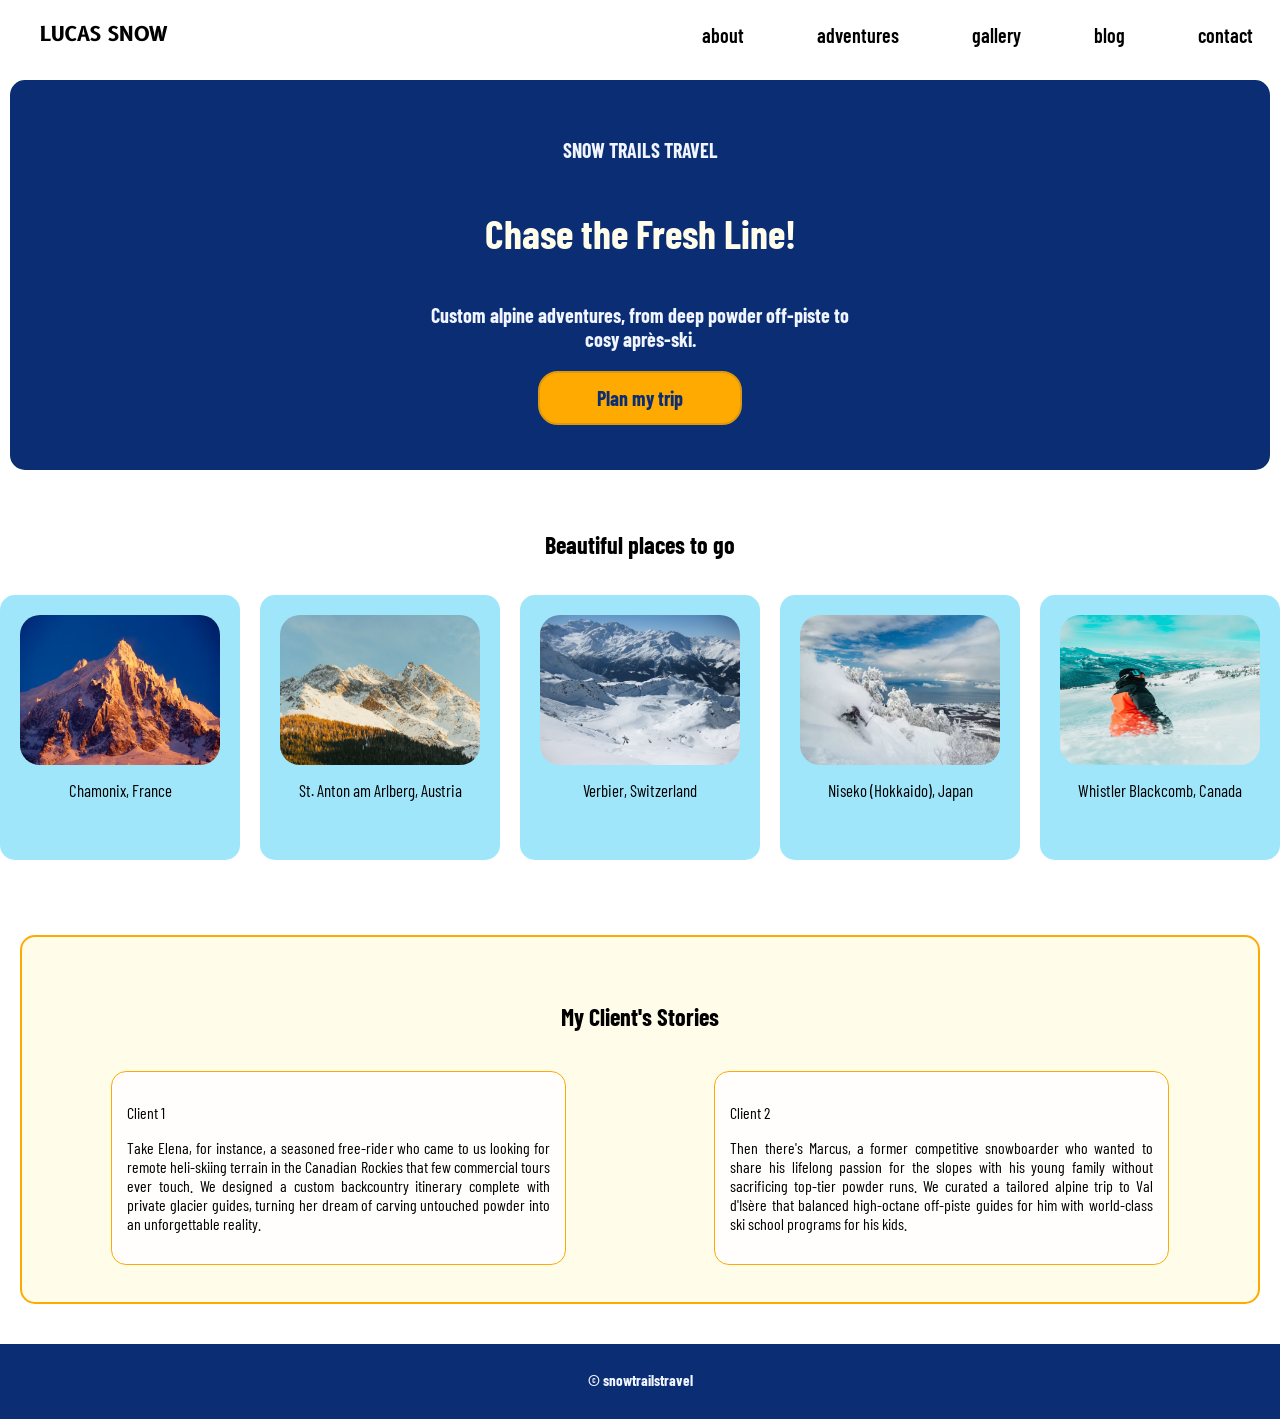
<file: index.html>
<!DOCTYPE html>
<html lang="en-US">
<head>
    <meta charset="UTF-8">
    <title>snowtrailstravel</title>
    <link rel="stylesheet" href="style.css">
    <link rel="preconnect" href="https://fonts.googleapis.com">
    <link rel="preconnect" href="https://fonts.gstatic.com" crossorigin>
    <link href="https://fonts.googleapis.com/css2?family=B612:ital,wght@0,400;0,700;1,400;1,700&display=swap" rel="stylesheet">
    <link href="https://fonts.googleapis.com/css2?family=Barlow+Condensed:ital,wght@0,100;0,200;0,300;0,400;0,500;0,600;0,700;0,800;0,900;1,100;1,200;1,300;1,400;1,500;1,600;1,700;1,800;1,900&display=swap" rel="stylesheet">
  </head>
<body>
    <header class="navbar">
        <a href="./" class="logo">LUCAS SNOW</a>
        <div class="navright">
            <a href="about.html">about</a>
            <a href="adventures.html">adventures</a>
            <a href="gallery.html">gallery</a>
            <a href="blog.html">blog</a>
            <a href="contact.html">contact</a>
        </div>
    </header>
    <div class="main">
        <h1 id="title">SNOW TRAILS TRAVEL</h1>
        <h1 id="slogan">Chase the Fresh Line!</h1>
        <h1 id="description">Custom alpine adventures, from deep powder off-piste to<br>cosy après-ski.</h1>
        <a href="contact.html">Plan my trip</a>
    </div>
    <div class="places">
        <div class="placestitle">
            <h2>Beautiful places to go</h2>
        </div>
        <div class="placescontent">
            <div class="placessections">
                <img src="images/chamonix.avif" alt="chamonix img">
                <p>Chamonix, France</p>
            </div>
            <div class="placessections">
                <img src="images/st anton.avif" alt="st anton img">
                <p>St. Anton am Arlberg, Austria</p>
            </div>
            <div class="placessections">
                <img src="images/Verbier.avif" alt="verbier img">
                <p>Verbier, Switzerland</p>
            </div>
            <div class="placessections">
                <img src="images/Niseko.avif" alt="niseko img">
                <p>Niseko (Hokkaido), Japan</p>
            </div>
            <div class="placessections">
                <img src="images/whistler canada.avif" alt="whistler img">
                <p>Whistler Blackcomb, Canada</p>
            </div>
        </div>
    </div>
    <div class="clients">
        <div class="clientstitle">
            <h2>My Client's Stories</h2>
        </div>
        <div class="clientstories">
            <div class="clientstiles">
                <p>Client 1</p>
                <p>    
                    Take Elena, for instance, a seasoned free-rider who came to us looking for remote heli-skiing
                    terrain in the Canadian Rockies that few commercial tours ever touch. We designed a custom
                    backcountry itinerary complete with private glacier guides, turning her dream of carving
                    untouched powder into an unforgettable reality.
                </p>
            </div>
            <div class="clientstiles">
                <p>Client 2</p>
                <p>
                    Then there's Marcus, a former competitive snowboarder who wanted to share his lifelong
                    passion for the slopes with his young family without sacrificing top-tier powder runs.
                    We curated a tailored alpine trip to Val d'Isère that balanced high-octane off-piste guides for him
                    with world-class ski school programs for his kids.
                </p>
            </div>
        </div>
    </div>

</body>
<footer>
    <h2>© snowtrailstravel</h2>
</footer>

</html>
</file>
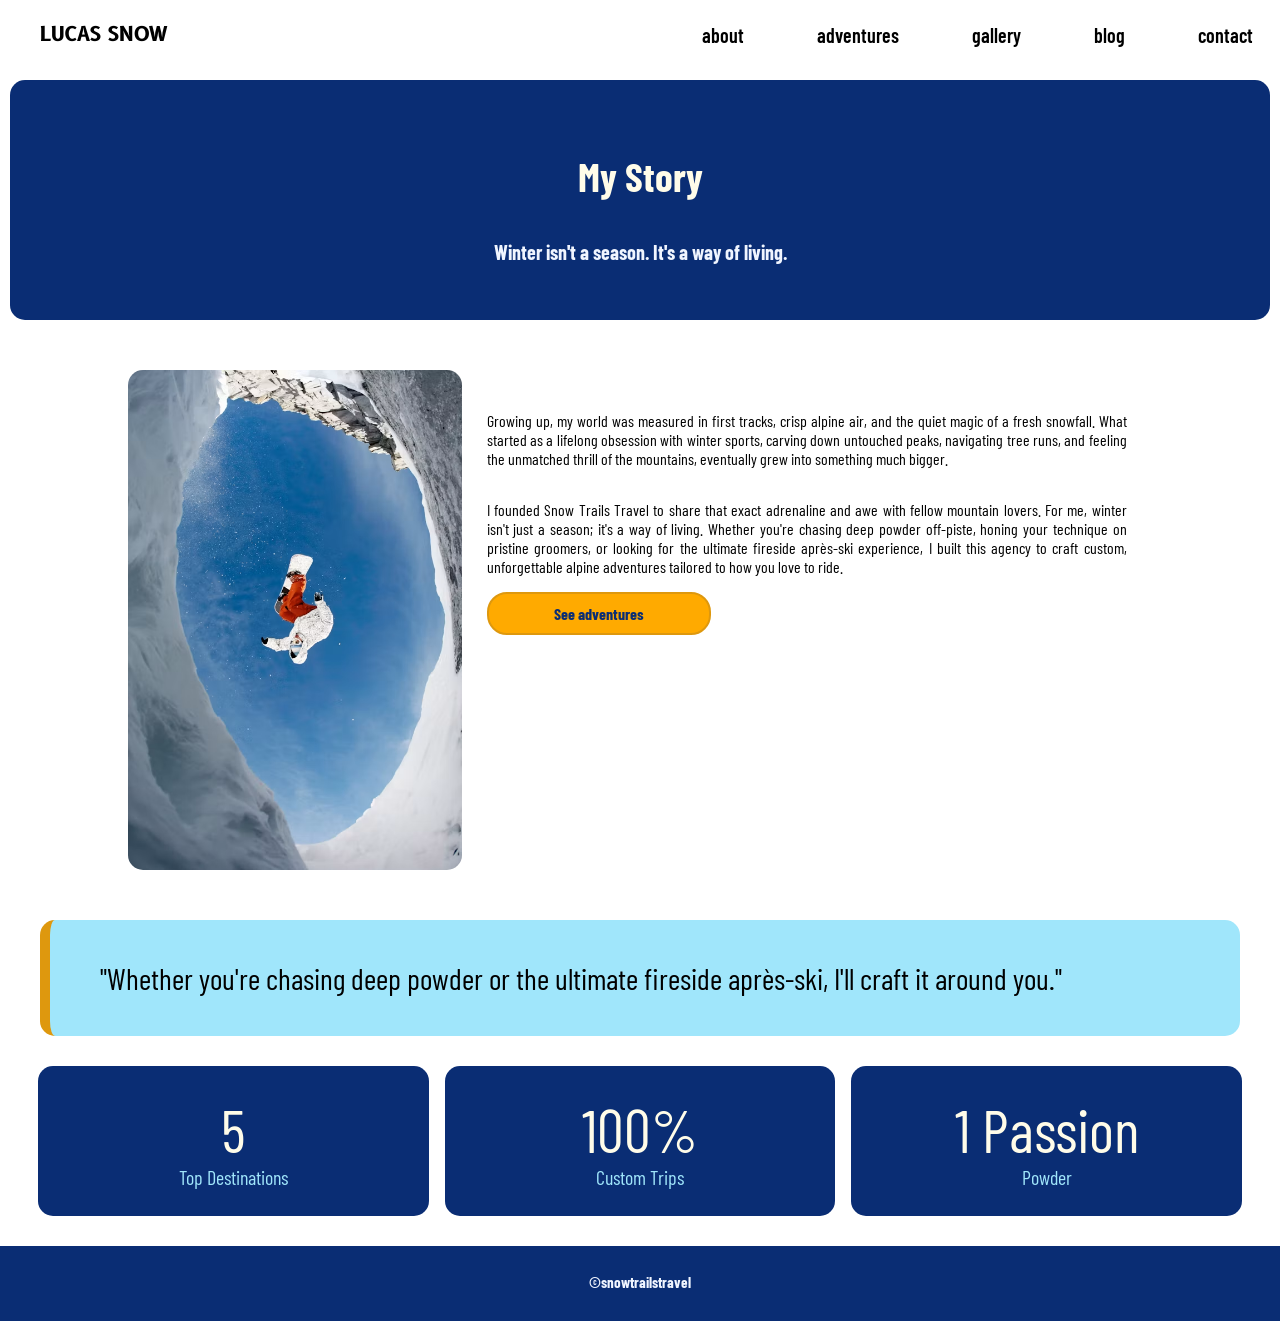
<file: about.html>
<!DOCTYPE html>
<html lang="en-US">
<head>
    <meta charset="UTF-8">
    <title>snowtrailstravel</title>
    <link rel="stylesheet" href="style.css">
    <link rel="preconnect" href="https://fonts.googleapis.com">
    <link rel="preconnect" href="https://fonts.gstatic.com" crossorigin>
    <link href="https://fonts.googleapis.com/css2?family=B612:ital,wght@0,400;0,700;1,400;1,700&display=swap" rel="stylesheet">
    <link href="https://fonts.googleapis.com/css2?family=Barlow+Condensed:ital,wght@0,100;0,200;0,300;0,400;0,500;0,600;0,700;0,800;0,900;1,100;1,200;1,300;1,400;1,500;1,600;1,700;1,800;1,900&display=swap" rel="stylesheet">
  </head>
<body>
    <header class="navbar">
        <a href="./" class="logo">LUCAS SNOW</a>
        <div class="navright">
            <a href="about.html">about</a>
            <a href="adventures.html">adventures</a>
            <a href="gallery.html">gallery</a>
            <a href="blog.html">blog</a>
            <a href="contact.html">contact</a>
        </div>
    </header>
    <div class="mainabout">
        <h1 id="slogan">My Story</h1>
        <h1 id="description">Winter isn't a season. It's a way of living.</h1>
    </div>
    <div class="mystory">
        <img src="images/pfp.avif" id="aboutimg" alt="client snowboarding">
        <div class="abouttext">
            <p>
                Growing up, my world was measured in first tracks, crisp alpine air, and the quiet magic of a
                fresh snowfall. What started as a lifelong obsession with winter sports, carving down
                untouched peaks, navigating tree runs, and feeling the unmatched thrill of the mountains,
                eventually grew into something much bigger.
            </p>
            <p>    
                I founded Snow Trails Travel to share that exact
                adrenaline and awe with fellow mountain lovers. For me, winter isn't just a season; it's a way of
                living. Whether you're chasing deep powder off-piste, honing your technique on pristine
                groomers, or looking for the ultimate fireside après-ski experience, I built this agency to craft
                custom, unforgettable alpine adventures tailored to how you love to ride.
            </p>
            <a href="adventures.html">See adventures</a>
        </div>
    </div>
    <div class="quote">
        <p>"Whether you're chasing deep powder or the ultimate fireside après-ski, I'll craft it around you."</p>
    </div>
    <div class="stats">
        <div class="statstile">
            <p id="statstitle">5</p>
            <p id="statsdesc">Top Destinations</p>
        </div>
        <div class="statstile">
            <p id="statstitle">100%</p>
            <p id="statsdesc">Custom Trips</p>
        </div>
        <div class="statstile">
            <p id="statstitle">1 Passion</p>
            <p id="statsdesc">Powder</p>
        </div>
    </div>
</body>
<footer>
    <h2>©snowtrailstravel</h2>
</footer>

</html>
</file>
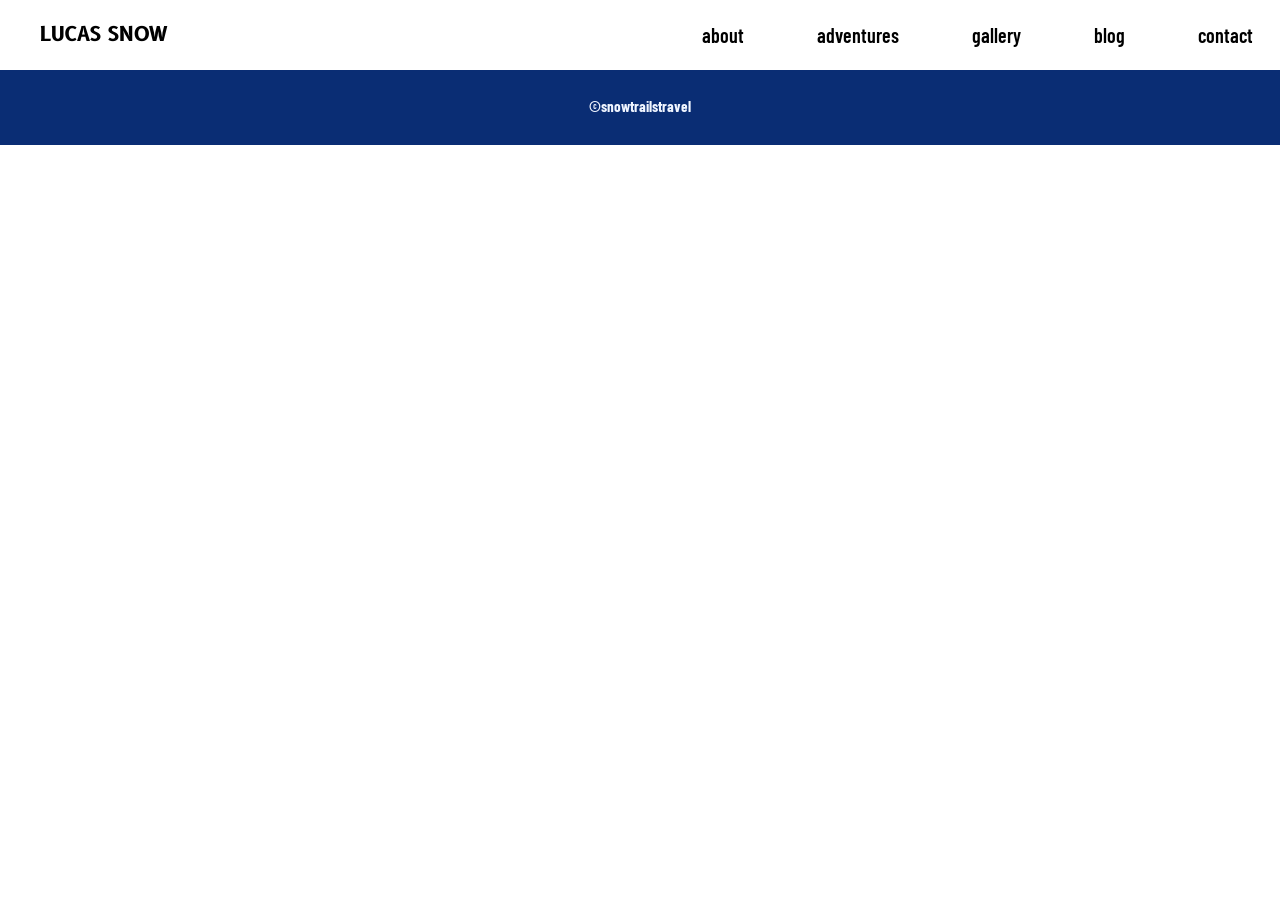
<file: adventures.html>
<!DOCTYPE html>
<html lang="en-US">
<head>
    <meta charset="UTF-8">
    <title>snowtrailstravel</title>
    <link rel="stylesheet" href="style.css">
    <link rel="preconnect" href="https://fonts.googleapis.com">
    <link rel="preconnect" href="https://fonts.gstatic.com" crossorigin>
    <link href="https://fonts.googleapis.com/css2?family=B612:ital,wght@0,400;0,700;1,400;1,700&display=swap" rel="stylesheet">
    <link href="https://fonts.googleapis.com/css2?family=Barlow+Condensed:ital,wght@0,100;0,200;0,300;0,400;0,500;0,600;0,700;0,800;0,900;1,100;1,200;1,300;1,400;1,500;1,600;1,700;1,800;1,900&display=swap" rel="stylesheet">
  </head>
<body>
    <header class="navbar">
        <a href="./" class="logo">LUCAS SNOW</a>
        <div class="navright">
            <a href="about.html">about</a>
            <a href="adventures.html">adventures</a>
            <a href="gallery.html">gallery</a>
            <a href="blog.html">blog</a>
            <a href="contact.html">contact</a>
        </div>
    </header>
</body>
<footer>
    <h2>©snowtrailstravel</h2>
</footer>
</html>
</file>
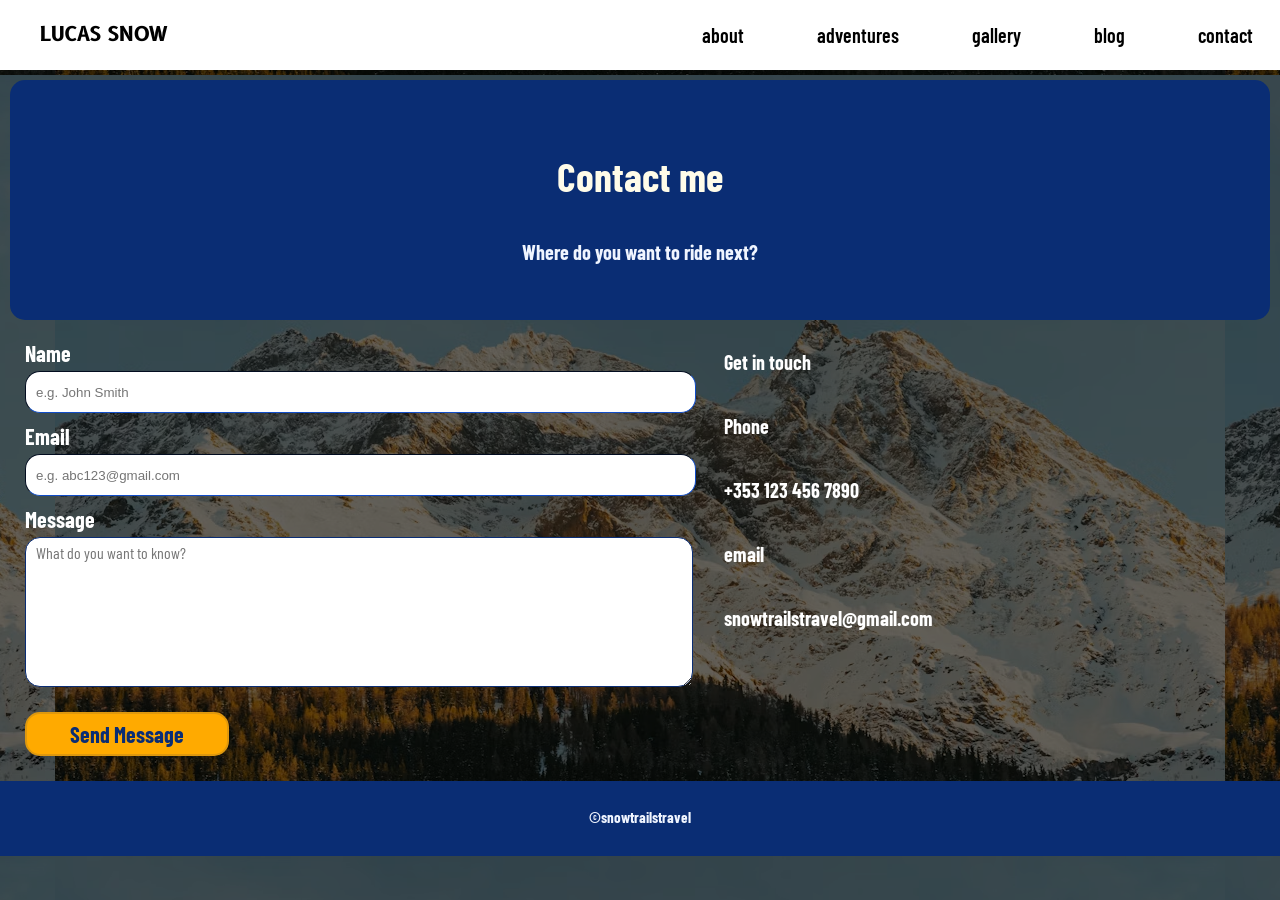
<file: contact.html>
<!DOCTYPE html>
<html lang="en-US">
<head>
    <meta charset="UTF-8">
    <title>snowtrailstravel</title>
    <link rel="stylesheet" href="style.css">
    <link rel="preconnect" href="https://fonts.googleapis.com">
    <link rel="preconnect" href="https://fonts.gstatic.com" crossorigin>
    <link href="https://fonts.googleapis.com/css2?family=B612:ital,wght@0,400;0,700;1,400;1,700&display=swap" rel="stylesheet">
    <link href="https://fonts.googleapis.com/css2?family=Barlow+Condensed:ital,wght@0,100;0,200;0,300;0,400;0,500;0,600;0,700;0,800;0,900;1,100;1,200;1,300;1,400;1,500;1,600;1,700;1,800;1,900&display=swap" rel="stylesheet">
  </head>
<body class="bgimg">
    <header class="navbar">
        <a href="./" class="logo">LUCAS SNOW</a>
        <div class="navright">
            <a href="about.html">about</a>
            <a href="adventures.html">adventures</a>
            <a href="gallery.html">gallery</a>
            <a href="blog.html">blog</a>
            <a href="contact.html">contact</a>
        </div>
    </header>
    <div class="maincontact">
        <h1 id="slogan">Contact me</h1>
        <h1 id="description">Where do you want to ride next?</h1>
    </div>
    <div class="contact">
        <div class="contactbox">
            <div class="contactboxsections">
                <p>Name</p>
                <input type="text" placeholder="e.g. John Smith">
            </div>
            <div class="contactboxsections">   
                <p>Email</p>
                <input type="text" placeholder="e.g. abc123@gmail.com">
            </div>   
            <div class="contactboxsections">    
                <p>Message</p>
                <textarea type="text" id="messagebox" placeholder="What do you want to know?"></textarea>
            </div>
            <div class="contactboxsections">
                <a>Send Message</a>
            </div>
        </div>
        <div class="contactinfo">
            <p>Get in touch</p>
            <p>Phone</p>
            <p>+353 123 456 7890</p>
            <p>email</p>
            <p>snowtrailstravel@gmail.com</p>
        </div>
    </div>
    </body>
<footer>
    <h2>©snowtrailstravel</h2>
</footer>
</html>
</file>
<file: style.css>
/*
Colour Palett:

White:         #FFFFFF
White Shadow:  #FFFCE9
Main:          #104BC2
Highlight:     #F0F5FF
Shadow:        #0A2D74
Accent:        #FFAA00
Accent Shadow: #DE980E

*/

body {
    text-align: center;
    justify-content: center;
    align-items: center;
    font-family: 'Barlow Condensed', sans-serif;
    margin: 0px;
    height: 100%;
    background-color: #FFFFFF;
}

a:link {
    color: black;
    text-decoration: none;
}

/* visited link */
a:visited {
    color: black;
}

/* mouse over link */
a:hover {
    color: rgb(82, 169, 251);
    transition: 0.05s;
}

/* selected link */
a:active {
    color: black;
}

.navbar {
    position: sticky;
    top: 0;
    padding: 10px;
    height: 50px;
    width: 100%;
    background-color: #FFFFFF;
    font-family: 'Barlow Condensed', sans-serif;
    display: flex;
    flex-direction: row;
    justify-content: center;
    text-align: center;
    align-items: center;
}

.logo {
    width: 50%;
    display: flex;
    flex-direction: row;
    align-items: center;
    justify-content: flex-start;
    padding-left: 30px;
    text-align: left;
    color: black;
    font-family: 'B612', sans-serif;
    font-weight: 600;
    margin-top: 30px;
}

.logo:hover {
    color: #000000; 
}

.navright {
    width: 50%;
    font-weight: 400;
    display: flex;
    flex-direction: row;
    text-align: last;
    align-items: center;
    justify-content: space-around;
}

.navbar a {
  font-size: 20px;
  font-weight: 600;
  margin: 0px; 
  line-height: 40px;
}

.main {
    background-color: #0A2D74;
    height: 300px;
    padding: 45px;
    margin: 10px;
    display: flex;
    flex-direction: column;
    align-items: center;
    text-align: center;
    justify-content: space-between;
    border-radius: 15px;
}

.main a {
    height: 50px;
    width: 200px;
    background-color: #FFAA00;
    font-size: 20px;
    border-radius: 20px;
    color: #0A2D74;
    font-weight: 700;
    justify-content: space-around;
    text-align: center;
    align-content: center;
    border-style: solid;
    border-color: #DE980E;
    border-width: 2px;
}

.mainabout {
    background-color: #0A2D74;
    height: 150px;
    padding: 45px;
    margin: 10px;
    display: flex;
    flex-direction: column;
    align-items: center;
    text-align: center;
    justify-content: space-between;
    border-radius: 15px;
}

#title {
    font-size: 20px;
    color: #F0F5FF;
}

#slogan {
    font-size: 40px;
    color: #FFFCE9;
}

#description {
    font-size: 20px;
    color: #F0F5FF;
}


#contactme {
    font-size: 40px;
}

img {
    width:200px;
    height: 150px;
    padding: 30px;
    border-radius: 15px;
}

.places {
    padding-top: 30px;
    padding-bottom: 30px;
    display: flex;
    flex-direction: column;
    text-align: center;
    align-items: center;
    justify-content: center;
}

.placestitle {
    height: 60px;
}

.placescontent {
    display: flex;
    flex-direction: row;
    text-align: center;
    align-items: center;
    justify-content: space-around;
    padding: 25px;
    width: 1300px;
}

.placessections {
    display: flex;
    flex-direction: column;
    text-align: center;
    align-items: center;
    justify-content: flex-start;
    background-color: #a0e6fb;
    border-radius: 15px;
    height: 225px;
    width: 200px;
    padding: 20px;
}

.placessections:hover {
    background-color: #0A2D74;
    color: #FFFCE9;
    transition: 0.05s;
}

.placessections img {
    width: 200px;
    height: 150px;
    padding: 0px;
    border-radius: 20px;
}

.placessections p {
    width: 175px;
    margin: 5px;
    margin-top: 15px;
    font-size: 17px;
    display: flex;
    justify-content: center;
}

.clients { /*2. css box model example*/
    display: flex;
    flex-direction: column;
    text-align: center;
    align-items: center;
    justify-content: space-around;
    width: auto;
    height: 275px;
    padding: 15px;
    padding-top: 45px;
    padding-bottom: 45px;
    margin: 20px;
    margin-bottom: 40px;
    background-color: #FFFCE9;
    border-radius: 15px;
    border-style: solid;
    border-width: 2px;
    border-color: #FFAA00;
}

.clientstitle {
    height: 80px;
}

.clientstories {
    width: 100%;
    padding: 20px;
    display: flex;
    flex-direction: row;
    text-align: center;
    align-items: center;
    justify-content: space-around;
}

.clientstiles {
    padding: 15px;
    text-align: justify;
    background-color: #FFFEFC;
    width: 35%;
    margin: 0px;
    border-radius: 15px;
    border-style: solid;
    border-width: 1px;
    border-color: #FFAA00;
}

.mystory{
    display: flex;
    flex-direction: row;
    text-align: center;
    justify-content: center;
    height: 500px;
    margin-top: 50px;
    margin-bottom: 50px;
}

#aboutimg {
    height: 100%;
    width: auto;
    padding: 0px;
}

.abouttext {
    padding: 25px;
    font-size: 1.25vw;
    width: 50%;
    text-align: justify;
    display: flex;
    flex-direction: column;
}

.abouttext a {
    height: auto;
    width: 200px;
    background-color: #FFAA00;
    color: #0A2D74;
    font-weight: 700;
    padding: 10px;
    justify-content: space-around;
    text-align: center;
    align-content: center;
    border-style: solid;
    border-color: #DE980E;
    border-width: 2px;
    border-radius: 20px;
}

.quote {
    background-color: #a0e6fb;
    padding-top: 10px;
    padding-bottom: 10px;
    padding-left: 50px;
    padding-right: 50px;
    margin-top: 20px;
    margin-right: 40px;
    margin-left: 40px;
    border-left-color: #DE980E;
    border-left-width: 10px;
    border-left-style: solid;
    border-radius: 15px;
    font-size: 30px;
    text-align: left;
}

.quote:hover {
    background-color: #0A2D74;
    color: #FFFCE9;
    transition: 0.05s;
    border-left-color: #a0e6fb;
}

.stats {
    display: flex;
    flex-direction: row;
    justify-content: space-around;
    margin: 30px;
}

.statstile {
    height: 150px;
    width: 32%;
    background-color: #0A2D74;
    border-radius: 15px;
    display: flex;
    flex-direction: column;
    justify-content: center;
}

#statstitle {
    color: #FFFCE9;
    margin: 0px;
    font-size: 60px;
}

#statsdesc {
    color: #a0e6fb;
    margin: 0px;
    font-size: 20px;
}

.bgimg { /*3. background image*/
    background-image: linear-gradient( rgba(0, 0, 0, 0.6), rgba(0, 0, 0, 0.6) ), url("images/st\ anton.avif");
    background-size: auto;
    background-position: bottom;
}

.maincontact {
    background-color: #0A2D74;
    height: 150px;
    padding: 45px;
    margin: 10px;
    display: flex;
    flex-direction: column;
    align-items: center;
    text-align: center;
    justify-content: space-between;
    border-radius: 15px;
}

.contact {
    color: #FFFFFF;
    font-weight: 700;
    padding: 0px;
    width: 100%;
    display: flex;
    flex-direction: row;
    text-align: center;
    justify-content: center;
}

.contactbox {
    display: flex;
    flex-direction: column;
    width: 55%;
    padding-right: 25px;
    padding-left: 25px;
    font-size: 22px;
    align-items: flex-start;
    justify-content: space-between;
}

.contactbox p {
    margin: 10px 0px 5px 0px;
}

.contactbox input {
    width: 100%;
    height: 40px;
    border-width: 1px;
    border-radius: 15px;
    border-color: #0A2D74;
    text-decoration: none;
    padding: 0px 10px;
    display: flex;
    text-align: start;
    justify-content: flex-start;
}

.contactboxsections {
    padding: 0px;
    margin: 0px;
    width: 100%;
    display: flex;
    flex-direction: column;
    align-items: flex-start;
}

#messagebox {
    width: 103%;
    height: 150px;
    min-height: 150px;
    border-width: 1px;
    border-radius: 15px;
    border-color: #0A2D74;
    padding: 5px 10px;
    box-sizing: border-box;
    resize: vertical;
    font-family: inherit;
    font-size: 16px;
}

.contactboxsections a {
    width: 200px;
    height: 40px;
    background-color: #FFAA00;
    border-radius: 15px;
    border-style: solid;
    border-color: #DE980E;
    border-width: 2px;
    margin: 25px 0px;
    display: flex;
    align-items: center;
    justify-content: center;
    text-align: center;
    color: #0A2D74;
    padding: 0px;
}

.contactinfo {
    display: flex;
    flex-direction: column;
    padding-right: 25px;
    padding-left: 25px;
    width: 45%;
    font-size: 20px;
    align-items: flex-start;
    justify-content: flex-start;
}

footer {
    margin: 0px;
    padding: 15px;
    padding-bottom: 30px;
    background-color: #0A2D74;
    height: 30px;
    text-align: center;
    align-items: center;
    justify-content: center;
    color: #F0F5FF;
    font-size: 10px;
}
</file>
